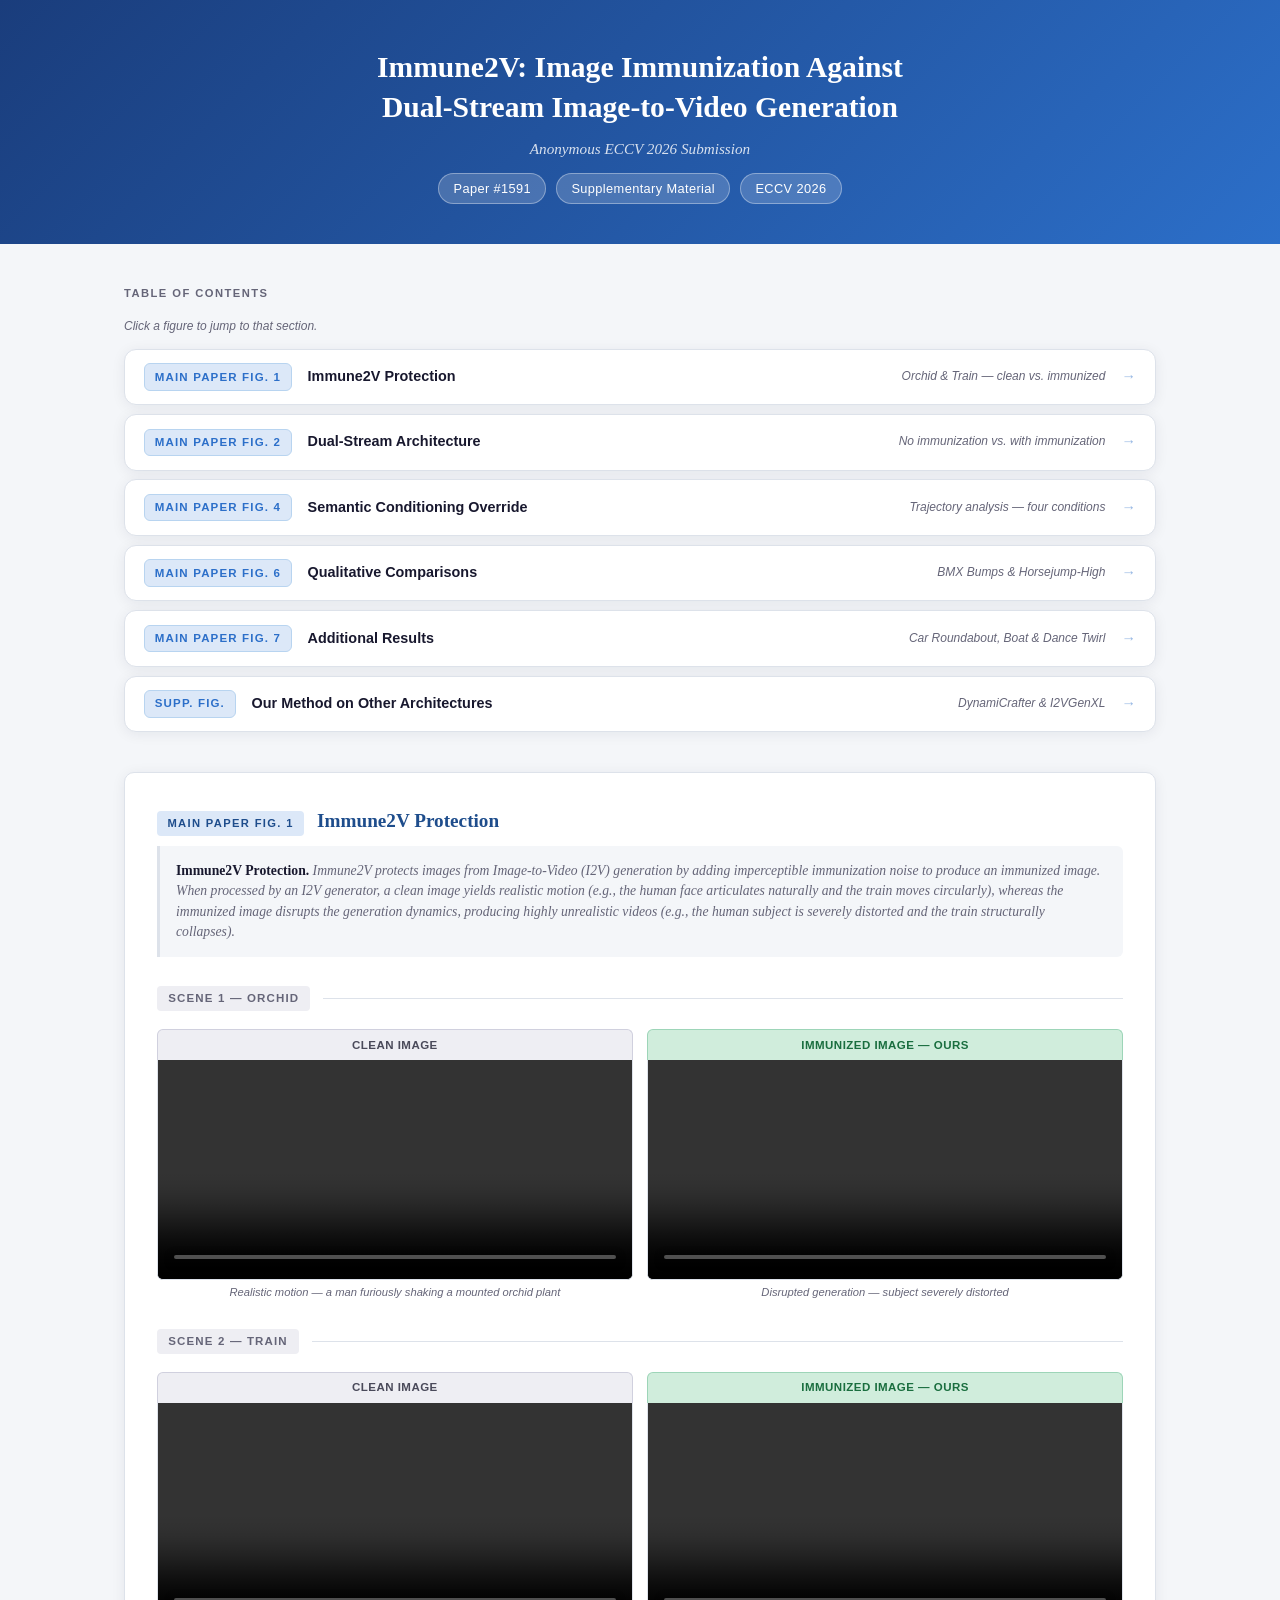
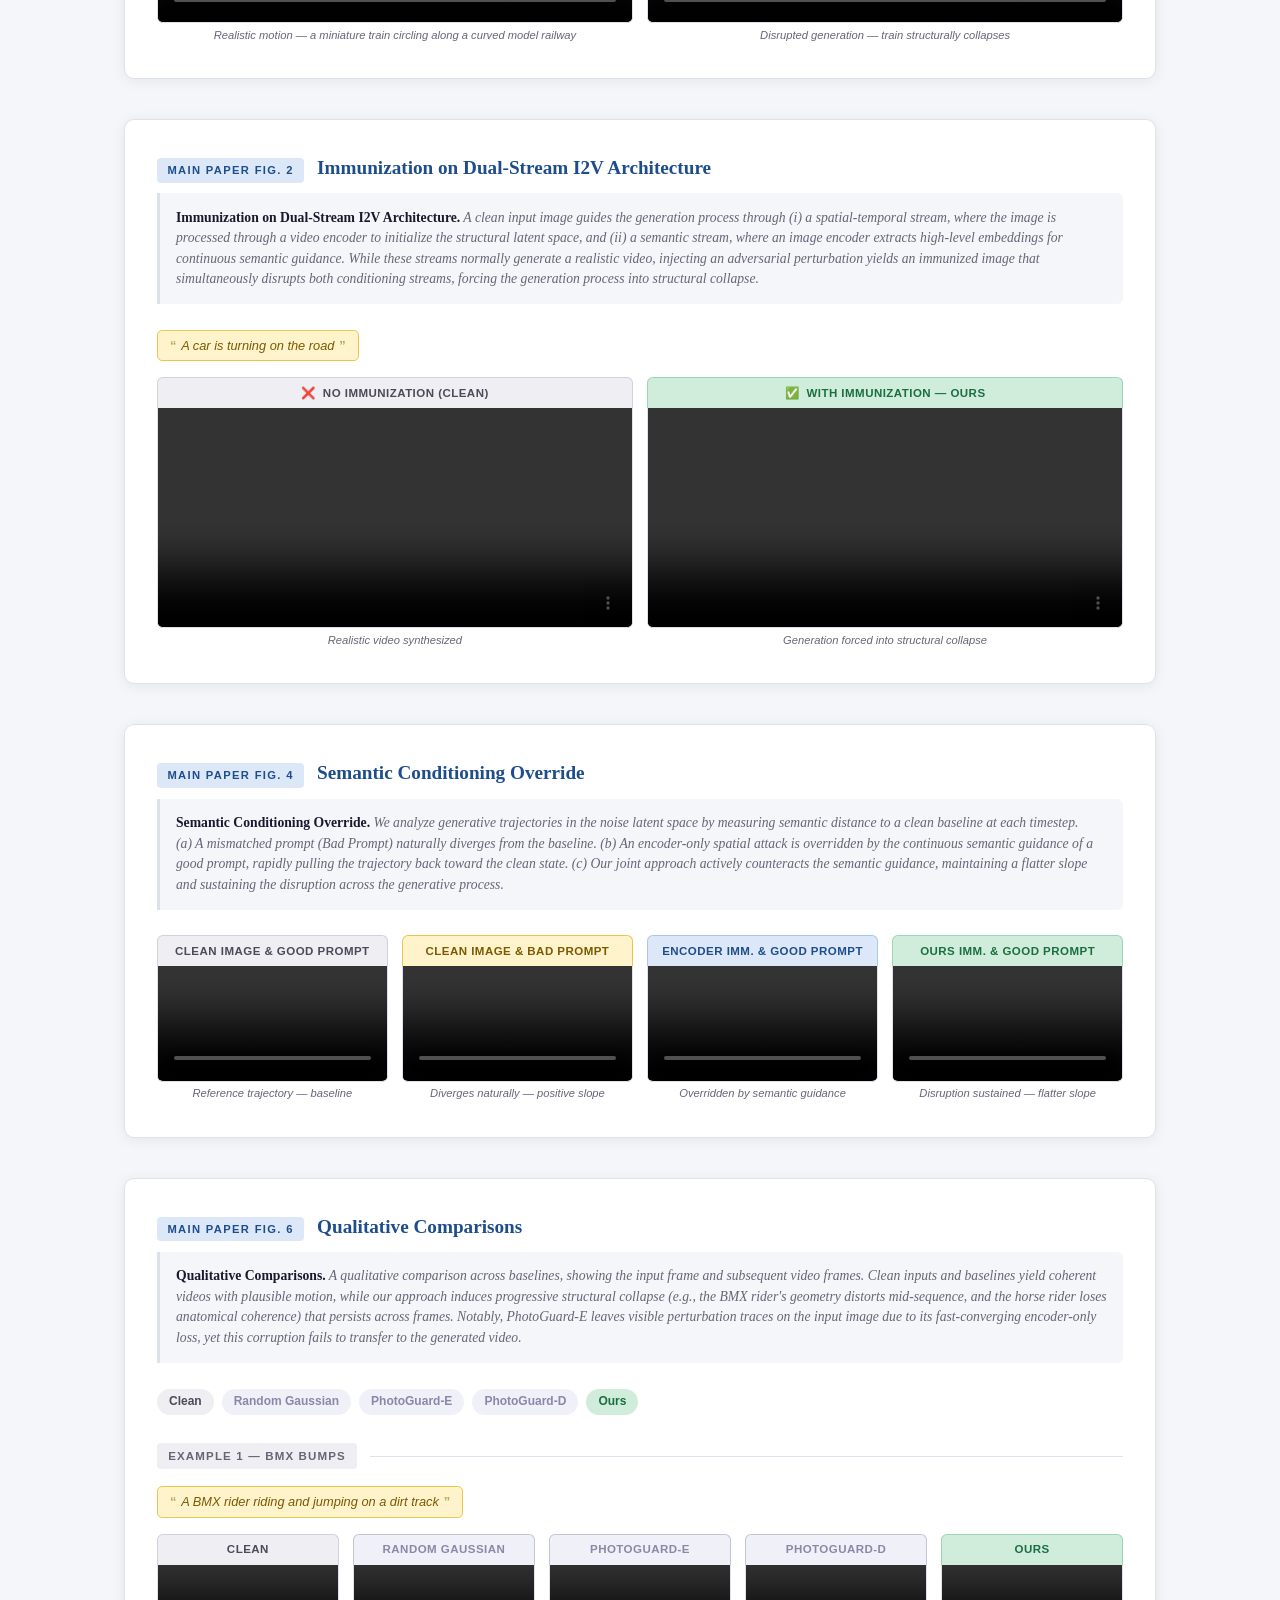
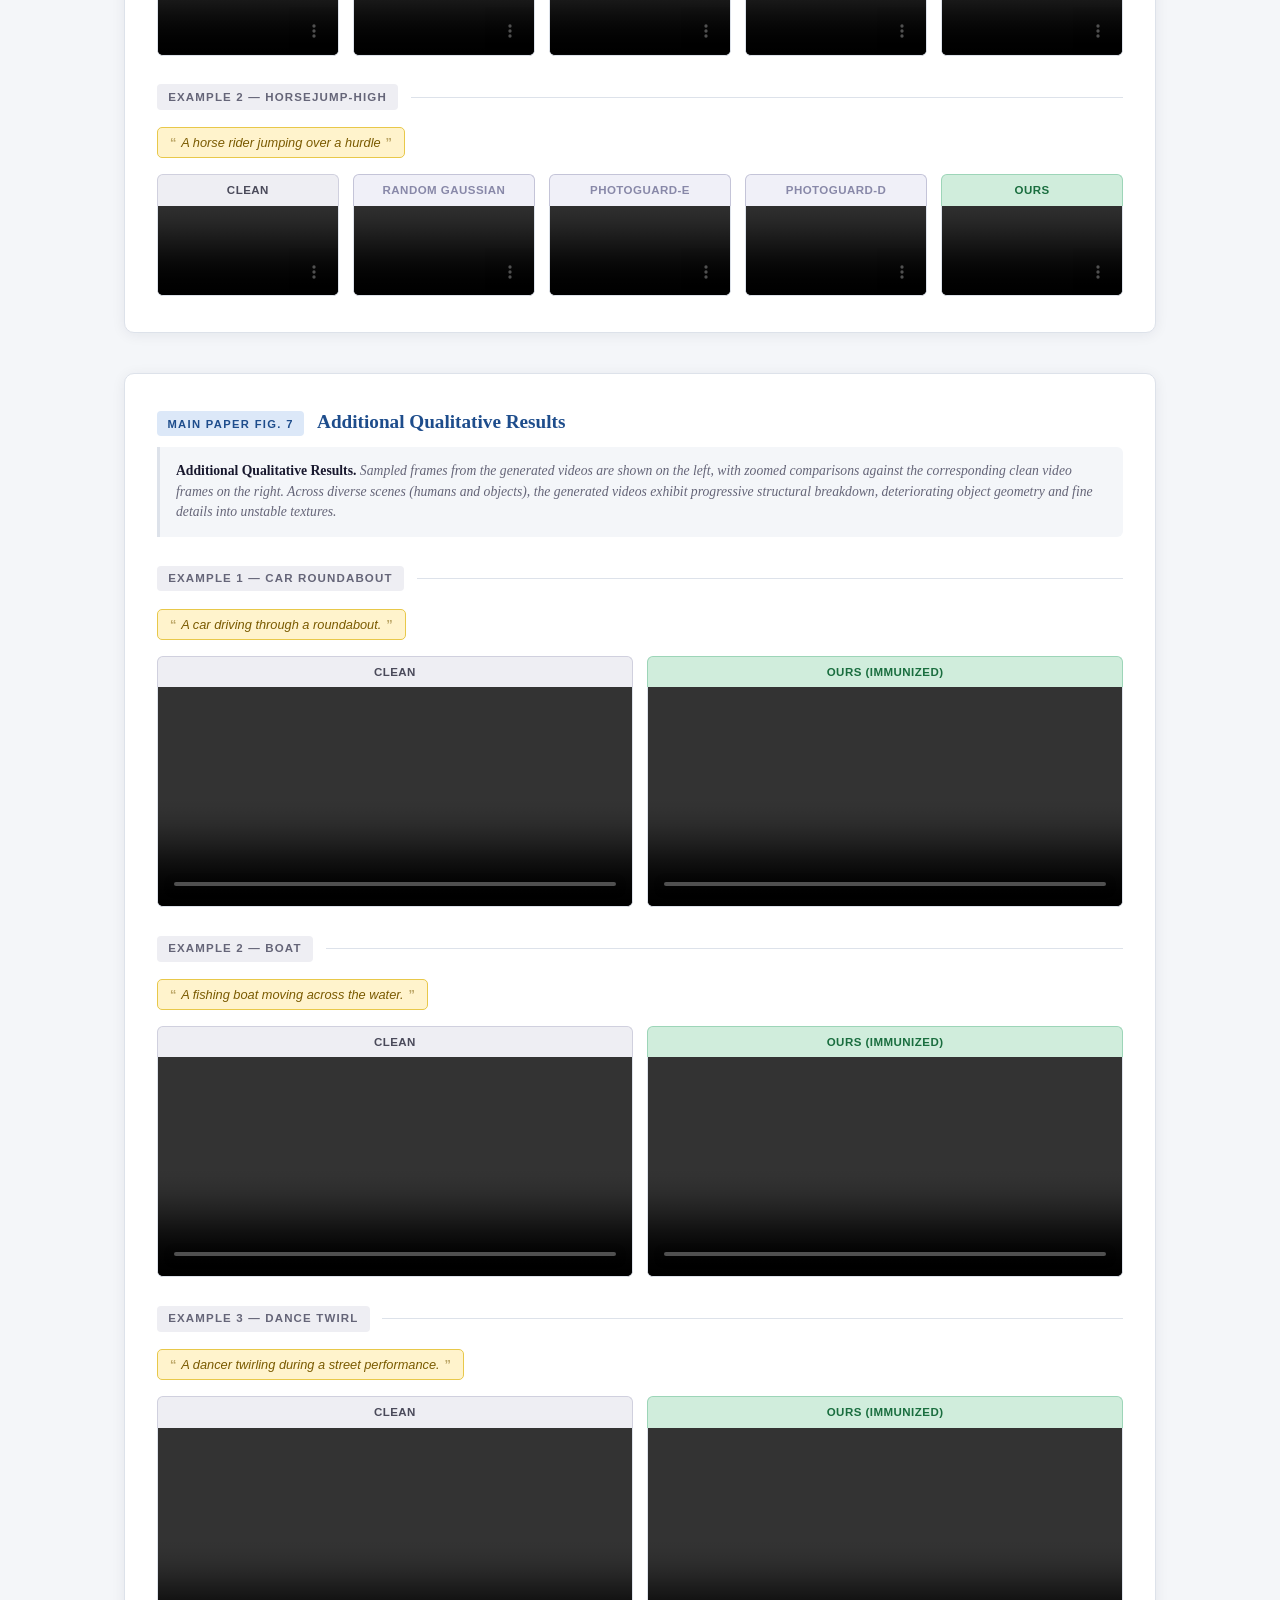
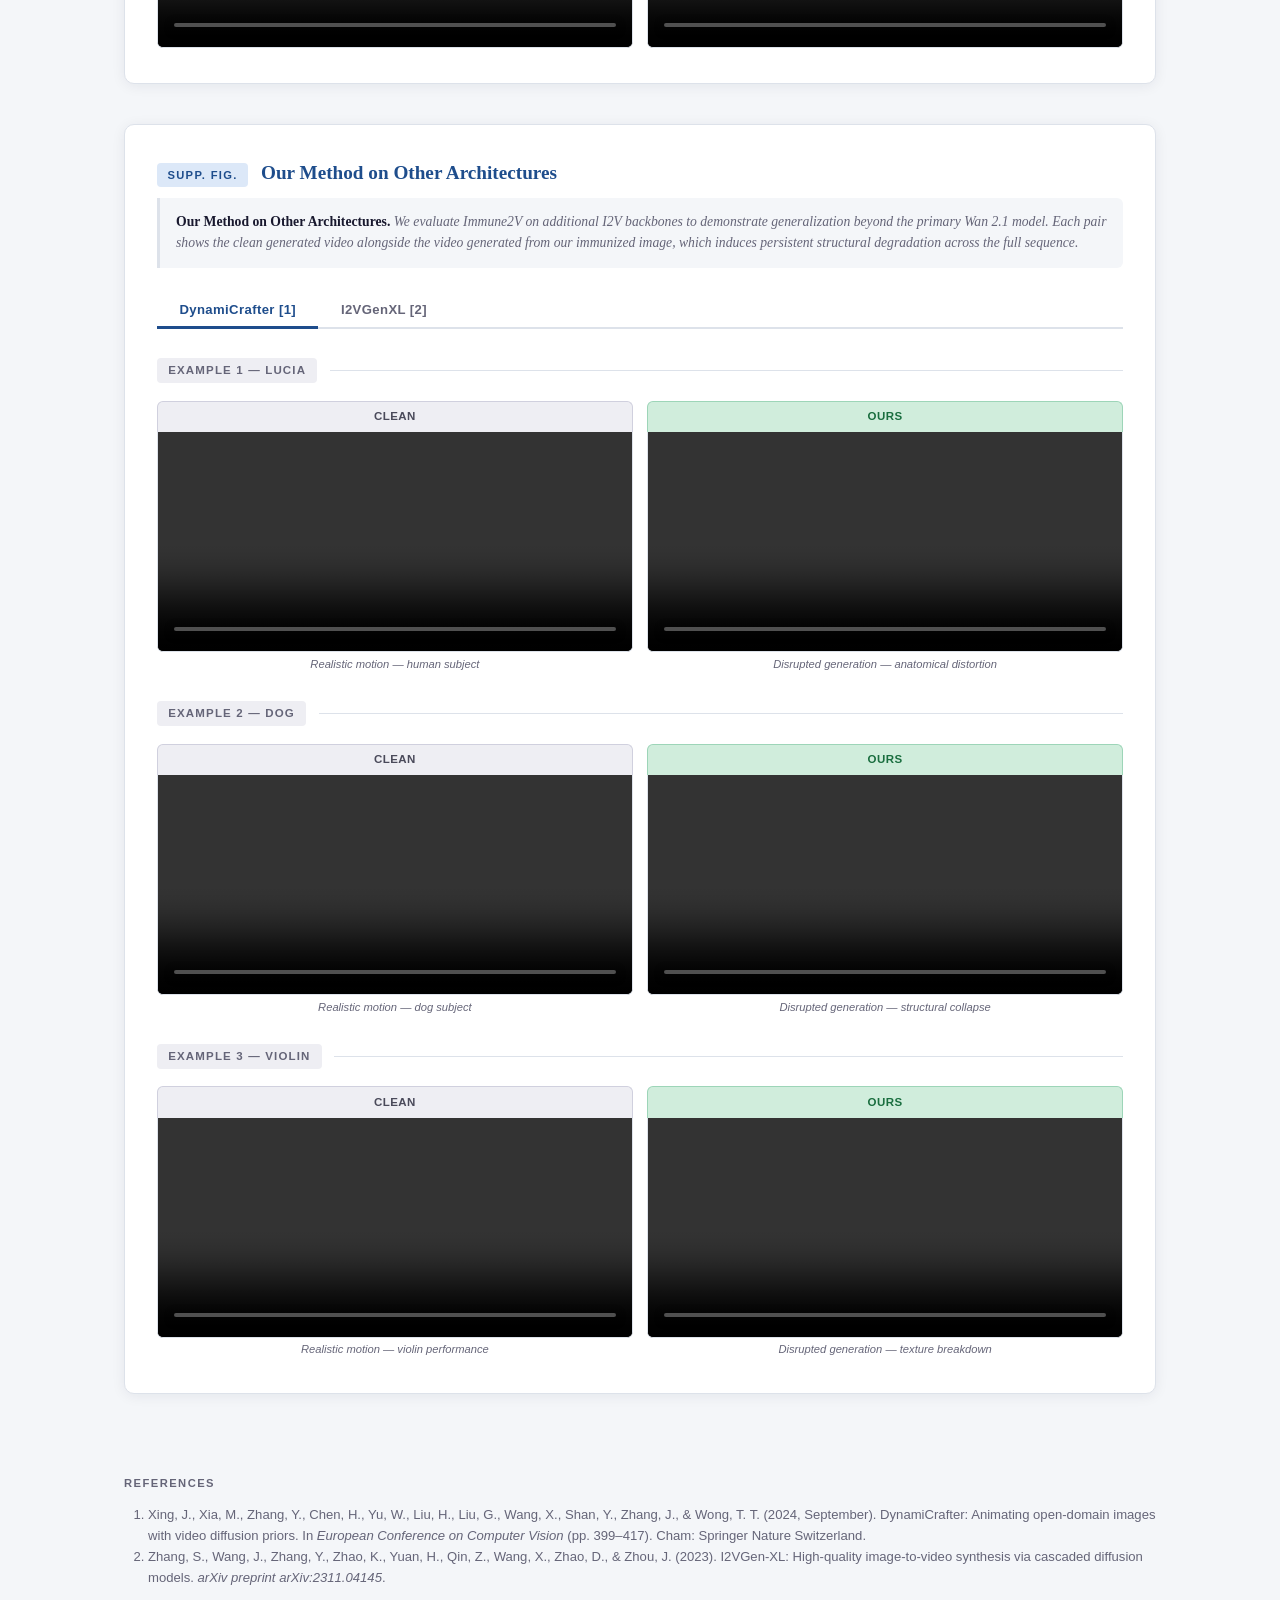
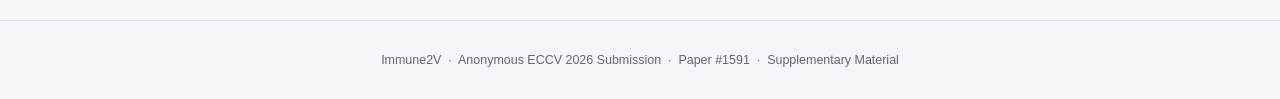
<file: supplementary.html>
<!DOCTYPE html>
<html lang="en">
<head>
  <meta charset="UTF-8">
  <meta name="viewport" content="width=device-width, initial-scale=1.0">
  <title>Immune2V — Supplementary Material</title>
  <style>
    :root {
      --bg: #f4f6f9;
      --surface: #ffffff;
      --border: #dde2ea;
      --accent: #1e4d8c;
      --accent-mid: #2c6fc9;
      --accent-light: #dce8f8;
      --green: #1a6e3f;
      --green-light: #d0eddc;
      --gray-label: #4a4a5a;
      --gray-light: #eeeef3;
      --amber: #7a5a00;
      --amber-light: #fff3cc;
      --ph-bg: #f0f0f8;
      --ph-border: #c4c4d8;
      --text: #18182e;
      --text-muted: #656578;
      --shadow: 0 2px 14px rgba(20,30,60,0.07);
      --radius: 10px;
    }

    *, *::before, *::after { box-sizing: border-box; margin: 0; padding: 0; }
    html { scroll-behavior: smooth; }

    body {
      font-family: 'Georgia', 'Times New Roman', serif;
      background: var(--bg);
      color: var(--text);
      line-height: 1.65;
      font-size: 15px;
    }

    /* ── Header ─────────────────────────────────────────── */
    .site-header {
      background: linear-gradient(135deg, #1a3d7c 0%, #2c6fc9 100%);
      color: #fff;
      padding: 3rem 2rem 2.5rem;
      text-align: center;
    }
    .site-header h1 {
      font-size: 1.85rem;
      font-weight: bold;
      line-height: 1.35;
      max-width: 720px;
      margin: 0 auto 0.5rem;
    }
    .site-header .subtitle {
      font-size: 0.95rem;
      opacity: 0.82;
      font-style: italic;
      margin-bottom: 0.75rem;
    }
    .site-header .badges {
      display: flex;
      gap: 0.6rem;
      justify-content: center;
      flex-wrap: wrap;
    }
    .badge {
      display: inline-block;
      background: rgba(255,255,255,0.18);
      border: 1px solid rgba(255,255,255,0.35);
      padding: 0.25rem 0.9rem;
      border-radius: 20px;
      font-size: 0.8rem;
      font-family: 'Helvetica Neue', Arial, sans-serif;
      letter-spacing: 0.03em;
    }

    /* ── Table of Contents ───────────────────────────────── */
    .toc-section {
      margin-bottom: 2.5rem;
    }
    .toc-section > h2 {
      font-family: 'Helvetica Neue', Arial, sans-serif;
      font-size: 0.7rem;
      font-weight: 700;
      text-transform: uppercase;
      letter-spacing: 0.13em;
      color: var(--text-muted);
      margin-bottom: 0.9rem;
    }
    .toc-hint {
      font-family: 'Helvetica Neue', Arial, sans-serif;
      font-size: 0.75rem;
      color: var(--text-muted);
      font-style: italic;
      margin-bottom: 0.75rem;
    }
    .toc-grid {
      display: flex;
      flex-direction: column;
      gap: 0.55rem;
    }
    .toc-card {
      display: flex;
      align-items: center;
      gap: 1rem;
      padding: 0.85rem 1.2rem;
      background: var(--surface);
      border: 1.5px solid var(--border);
      border-radius: 12px;
      text-decoration: none;
      color: var(--text);
      box-shadow: var(--shadow);
      transition: border-color 0.15s, background 0.15s, transform 0.12s, box-shadow 0.15s;
      cursor: pointer;
    }
    .toc-card:hover {
      border-color: var(--accent-mid);
      background: var(--accent-light);
      transform: translateX(4px);
      box-shadow: 0 4px 16px rgba(30,77,140,0.11);
    }
    .toc-card:active { transform: translateX(2px); }
    .toc-card .tc-num {
      font-family: 'Helvetica Neue', Arial, sans-serif;
      font-size: 0.72rem;
      font-weight: 700;
      text-transform: uppercase;
      letter-spacing: 0.1em;
      color: var(--accent-mid);
      background: var(--accent-light);
      border: 1px solid #b8d4f0;
      border-radius: 6px;
      padding: 0.2rem 0.6rem;
      white-space: nowrap;
      flex-shrink: 0;
    }
    .toc-card .tc-title {
      font-family: 'Helvetica Neue', Arial, sans-serif;
      font-size: 0.9rem;
      font-weight: 700;
      color: var(--text);
      flex: 1;
    }
    .toc-card .tc-desc {
      font-family: 'Helvetica Neue', Arial, sans-serif;
      font-size: 0.75rem;
      color: var(--text-muted);
      font-style: italic;
    }
    .toc-card .tc-arrow {
      font-size: 0.9rem;
      color: var(--accent-mid);
      opacity: 0.5;
      flex-shrink: 0;
      transition: opacity 0.15s, transform 0.15s;
    }
    .toc-card:hover .tc-arrow {
      opacity: 1;
      transform: translateX(3px);
    }

    /* ── Layout ──────────────────────────────────────────── */
    .container {
      max-width: 1080px;
      margin: 0 auto;
      padding: 2.5rem 1.5rem;
    }

    /* ── Section card ────────────────────────────────────── */
    .fig-section {
      background: var(--surface);
      border: 1px solid var(--border);
      border-radius: var(--radius);
      padding: 2rem 2rem 2.2rem;
      margin-bottom: 2.5rem;
      box-shadow: var(--shadow);
      scroll-margin-top: 20px;
    }
    .section-head {
      display: flex;
      align-items: baseline;
      gap: 0.8rem;
      margin-bottom: 0.6rem;
    }
    .fig-num {
      font-family: 'Helvetica Neue', Arial, sans-serif;
      font-size: 0.7rem;
      font-weight: 700;
      text-transform: uppercase;
      letter-spacing: 0.12em;
      background: var(--accent-light);
      color: var(--accent);
      padding: 0.2rem 0.65rem;
      border-radius: 4px;
      white-space: nowrap;
    }
    .fig-section h2 { font-size: 1.2rem; color: var(--accent); }
    .fig-caption {
      font-size: 0.855rem;
      color: var(--text-muted);
      font-style: italic;
      line-height: 1.5;
      margin-bottom: 1.6rem;
      padding: 0.9rem 1rem;
      background: var(--bg);
      border-left: 3px solid var(--border);
      border-radius: 0 6px 6px 0;
    }
    .fig-caption strong { font-style: normal; color: var(--text); }

    /* ── Scene divider ───────────────────────────────────── */
    .scene-divider {
      display: flex;
      align-items: center;
      gap: 0.8rem;
      margin: 1.8rem 0 1.1rem;
    }
    .scene-tag {
      font-family: 'Helvetica Neue', Arial, sans-serif;
      font-size: 0.72rem;
      font-weight: 700;
      text-transform: uppercase;
      letter-spacing: 0.1em;
      color: var(--text-muted);
      white-space: nowrap;
      background: var(--gray-light);
      padding: 0.2rem 0.7rem;
      border-radius: 4px;
    }
    .scene-divider hr { flex: 1; border: none; border-top: 1px solid var(--border); }

    /* ── Prompt badge ────────────────────────────────────── */
    .prompt-badge {
      display: inline-flex;
      align-items: center;
      gap: 0.3rem;
      background: var(--amber-light);
      border: 1px solid #e8c84a;
      border-radius: 5px;
      padding: 0.25rem 0.75rem;
      font-size: 0.8rem;
      font-style: italic;
      color: var(--amber);
      margin-bottom: 1rem;
      font-family: 'Helvetica Neue', Arial, sans-serif;
    }
    .prompt-badge::before { content: '\201C'; font-style: normal; font-weight: bold; opacity: 0.5; }
    .prompt-badge::after  { content: '\201D'; font-style: normal; font-weight: bold; opacity: 0.5; }

    /* ── Video grid ──────────────────────────────────────── */
    .video-grid { display: grid; gap: 0.9rem; }
    .cols-2 { grid-template-columns: repeat(2, 1fr); }
    .cols-4 { grid-template-columns: repeat(4, 1fr); }
    .cols-5 { grid-template-columns: repeat(5, 1fr); }

    /* ── Video card ──────────────────────────────────────── */
    .video-card { display: flex; flex-direction: column; }
    .card-label {
      font-family: 'Helvetica Neue', Arial, sans-serif;
      font-size: 0.72rem;
      font-weight: 700;
      text-align: center;
      padding: 0.35rem 0.5rem;
      border-radius: 6px 6px 0 0;
      letter-spacing: 0.04em;
      text-transform: uppercase;
      border: 1px solid transparent;
      border-bottom: none;
    }
    .lbl-clean  { background: var(--gray-light);  color: var(--gray-label); border-color: #d0d0de; }
    .lbl-ours   { background: var(--green-light); color: var(--green);      border-color: #9dd5b8; }
    .lbl-accent { background: var(--accent-light);color: var(--accent);     border-color: #a8c8ef; }
    .lbl-amber  { background: var(--amber-light); color: var(--amber);      border-color: #e8c84a; }
    .lbl-ph     { background: var(--ph-bg);       color: #8888a8;           border-color: var(--ph-border); }

    .video-card video {
      width: 100%;
      display: block;
      background: #000;
      border: 1px solid var(--border);
      border-top: none;
      border-radius: 0 0 6px 6px;
      max-height: 220px;
      object-fit: cover;
    }
    .video-sublabel {
      font-family: 'Helvetica Neue', Arial, sans-serif;
      font-size: 0.7rem;
      text-align: center;
      color: var(--text-muted);
      padding: 0.3rem 0.2rem 0;
      font-style: italic;
      line-height: 1.35;
    }

    /* ── Placeholder card ────────────────────────────────── */
    .ph-card { display: flex; flex-direction: column; }
    .ph-box {
      flex: 1;
      background: var(--ph-bg);
      border: 2px dashed var(--ph-border);
      border-radius: 0 0 6px 6px;
      display: flex;
      flex-direction: column;
      align-items: center;
      justify-content: center;
      min-height: 130px;
      padding: 1rem 0.75rem;
      text-align: center;
    }
    .ph-icon { font-size: 1.6rem; margin-bottom: 0.45rem; opacity: 0.35; line-height: 1; }
    .ph-text {
      font-family: 'Helvetica Neue', Arial, sans-serif;
      font-size: 0.73rem;
      color: #9999b8;
      font-style: italic;
      line-height: 1.4;
    }

    /* ── Footer ──────────────────────────────────────────── */
    /* ── References ─────────────────────────────────────── */
    .references {
      max-width: 1080px;
      margin: 0 auto 2rem;
      padding: 0 1.5rem;
    }
    .references h2 {
      font-family: 'Helvetica Neue', Arial, sans-serif;
      font-size: 0.7rem;
      font-weight: 700;
      text-transform: uppercase;
      letter-spacing: 0.13em;
      color: var(--text-muted);
      margin-bottom: 0.75rem;
    }
    .references ol {
      padding-left: 1.5rem;
    }
    .references li {
      font-family: 'Helvetica Neue', Arial, sans-serif;
      font-size: 0.82rem;
      color: var(--text-muted);
      line-height: 1.6;
    }

    footer {
      text-align: center;
      padding: 1.8rem 2rem;
      font-size: 0.78rem;
      color: var(--text-muted);
      border-top: 1px solid var(--border);
      font-family: 'Helvetica Neue', Arial, sans-serif;
      margin-top: 1rem;
    }

    /* ── Architecture Tabs ───────────────────────────────── */
    .arch-tab-bar {
      display: flex;
      gap: 0;
      border-bottom: 2px solid var(--border);
      margin-bottom: 1.6rem;
    }
    .arch-tab-btn {
      font-family: 'Helvetica Neue', Arial, sans-serif;
      font-size: 0.82rem;
      font-weight: 700;
      letter-spacing: 0.03em;
      padding: 0.55rem 1.4rem;
      background: transparent;
      border: none;
      border-bottom: 3px solid transparent;
      margin-bottom: -2px;
      color: var(--text-muted);
      cursor: pointer;
      transition: color 0.15s, border-color 0.15s;
    }
    .arch-tab-btn:hover { color: var(--accent-mid); }
    .arch-tab-btn.active {
      color: var(--accent);
      border-bottom-color: var(--accent);
    }
    .arch-tab-panel { display: none; }
    .arch-tab-panel.active { display: block; }

    /* ── Responsive ──────────────────────────────────────── */
    @media (max-width: 860px) {
      .cols-5 { grid-template-columns: repeat(3, 1fr); }
    }
    @media (max-width: 640px) {
      .site-header h1 { font-size: 1.35rem; }
      .cols-2 { grid-template-columns: 1fr; }
      .cols-4 { grid-template-columns: repeat(2, 1fr); }
      .cols-5 { grid-template-columns: repeat(2, 1fr); }
      .fig-section { padding: 1.25rem; }
    }
  </style>
</head>
<body>

<!-- ═══════════ HEADER ═══════════ -->
<header class="site-header">
  <h1>Immune2V: Image Immunization Against<br>Dual-Stream Image-to-Video Generation</h1>
  <p class="subtitle">Anonymous ECCV 2026 Submission</p>
  <div class="badges">
    <span class="badge">Paper #1591</span>
    <span class="badge">Supplementary Material</span>
    <span class="badge">ECCV 2026</span>
  </div>
</header>

<div class="container">

  <!-- ═══════════ TABLE OF CONTENTS ═══════════ -->
  <nav class="toc-section">
    <h2>Table of Contents</h2>
    <p class="toc-hint">Click a figure to jump to that section.</p>
    <div class="toc-grid">
      <a class="toc-card" href="#fig1">
        <span class="tc-num">Main Paper Fig. 1</span>
        <span class="tc-title">Immune2V Protection</span>
        <span class="tc-desc">Orchid &amp; Train — clean vs. immunized</span>
        <span class="tc-arrow">&#8594;</span>
      </a>
      <a class="toc-card" href="#fig2">
        <span class="tc-num">Main Paper Fig. 2</span>
        <span class="tc-title">Dual-Stream Architecture</span>
        <span class="tc-desc">No immunization vs. with immunization</span>
        <span class="tc-arrow">&#8594;</span>
      </a>
      <a class="toc-card" href="#fig4">
        <span class="tc-num">Main Paper Fig. 4</span>
        <span class="tc-title">Semantic Conditioning Override</span>
        <span class="tc-desc">Trajectory analysis — four conditions</span>
        <span class="tc-arrow">&#8594;</span>
      </a>
      <a class="toc-card" href="#fig6">
        <span class="tc-num">Main Paper Fig. 6</span>
        <span class="tc-title">Qualitative Comparisons</span>
        <span class="tc-desc">BMX Bumps &amp; Horsejump-High</span>
        <span class="tc-arrow">&#8594;</span>
      </a>
      <a class="toc-card" href="#fig7">
        <span class="tc-num">Main Paper Fig. 7</span>
        <span class="tc-title">Additional Results</span>
        <span class="tc-desc">Car Roundabout, Boat &amp; Dance Twirl</span>
        <span class="tc-arrow">&#8594;</span>
      </a>
      <a class="toc-card" href="#fig-dc">
        <span class="tc-num">Supp. Fig.</span>
        <span class="tc-title">Our Method on Other Architectures</span>
        <span class="tc-desc">DynamiCrafter &amp; I2VGenXL</span>
        <span class="tc-arrow">&#8594;</span>
      </a>
    </div>
  </nav>

  <!-- ═══════════ FIGURE 1 ═══════════ -->
  <section class="fig-section" id="fig1">
    <div class="section-head">
      <span class="fig-num">Main Paper Fig. 1</span>
      <h2>Immune2V Protection</h2>
    </div>
    <p class="fig-caption">
      <strong>Immune2V Protection.</strong>
      Immune2V protects images from Image-to-Video (I2V) generation by adding imperceptible
      immunization noise to produce an immunized image. When processed by an I2V generator,
      a clean image yields realistic motion (<em>e.g.</em>, the human face articulates naturally
      and the train moves circularly), whereas the immunized image disrupts the generation dynamics,
      producing highly unrealistic videos (<em>e.g.</em>, the human subject is severely distorted
      and the train structurally collapses).
    </p>

    <div class="scene-divider">
      <span class="scene-tag">Scene 1 &mdash; Orchid</span><hr>
    </div>
    <div class="video-grid cols-2" data-sync-group>
      <div class="video-card">
        <div class="card-label lbl-clean">Clean Image</div>
        <video muted loop playsinline controls>
          <source src="videos/fig1/ex1-orchid-original.mp4" type="video/mp4">
        </video>
        <div class="video-sublabel">Realistic motion &mdash; a man furiously shaking a mounted orchid plant</div>
      </div>
      <div class="video-card">
        <div class="card-label lbl-ours">Immunized Image &mdash; Ours</div>
        <video muted loop playsinline controls>
          <source src="videos/fig1/ex1-orchid-ours.mp4" type="video/mp4">
        </video>
        <div class="video-sublabel">Disrupted generation &mdash; subject severely distorted</div>
      </div>
    </div>

    <div class="scene-divider">
      <span class="scene-tag">Scene 2 &mdash; Train</span><hr>
    </div>
    <div class="video-grid cols-2" data-sync-group>
      <div class="video-card">
        <div class="card-label lbl-clean">Clean Image</div>
        <video muted loop playsinline controls>
          <source src="videos/fig1/ex2-train-original.mp4" type="video/mp4">
        </video>
        <div class="video-sublabel">Realistic motion &mdash; a miniature train circling along a curved model railway</div>
      </div>
      <div class="video-card">
        <div class="card-label lbl-ours">Immunized Image &mdash; Ours</div>
        <video muted loop playsinline controls>
          <source src="videos/fig1/ex2-train-ours.mp4" type="video/mp4">
        </video>
        <div class="video-sublabel">Disrupted generation &mdash; train structurally collapses</div>
      </div>
    </div>
  </section>


  <!-- ═══════════ FIGURE 2 ═══════════ -->
  <section class="fig-section" id="fig2">
    <div class="section-head">
      <span class="fig-num">Main Paper Fig. 2</span>
      <h2>Immunization on Dual-Stream I2V Architecture</h2>
    </div>
    <p class="fig-caption">
      <strong>Immunization on Dual-Stream I2V Architecture.</strong>
      A clean input image guides the generation process through (i) a <em>spatial-temporal stream</em>,
      where the image is processed through a video encoder to initialize the structural latent space,
      and (ii) a <em>semantic stream</em>, where an image encoder extracts high-level embeddings for
      continuous semantic guidance. While these streams normally generate a realistic video,
      injecting an adversarial perturbation yields an immunized image that simultaneously disrupts
      both conditioning streams, forcing the generation process into structural collapse.
    </p>
    <div class="prompt-badge">A car is turning on the road</div>
    <div class="video-grid cols-2" data-sync-group>
      <div class="video-card">
        <div class="card-label lbl-clean">&#x274C;&nbsp; No Immunization (Clean)</div>
        <video muted loop playsinline controls>
          <source src="videos/fig2/car-turn-original.mp4" type="video/mp4">
        </video>
        <div class="video-sublabel">Realistic video synthesized</div>
      </div>
      <div class="video-card">
        <div class="card-label lbl-ours">&#x2705;&nbsp; With Immunization &mdash; Ours</div>
        <video muted loop playsinline controls>
          <source src="videos/fig2/car-turn-ours.mp4" type="video/mp4">
        </video>
        <div class="video-sublabel">Generation forced into structural collapse</div>
      </div>
    </div>
  </section>


  <!-- ═══════════ FIGURE 4 ═══════════ -->
  <section class="fig-section" id="fig4">
    <div class="section-head">
      <span class="fig-num">Main Paper Fig. 4</span>
      <h2>Semantic Conditioning Override</h2>
    </div>
    <p class="fig-caption">
      <strong>Semantic Conditioning Override.</strong>
      We analyze generative trajectories in the noise latent space by measuring semantic distance
      to a clean baseline at each timestep.
      (a)&nbsp;A mismatched prompt (Bad Prompt) naturally diverges from the baseline.
      (b)&nbsp;An encoder-only spatial attack is overridden by the continuous semantic guidance
      of a good prompt, rapidly pulling the trajectory back toward the clean state.
      (c)&nbsp;Our joint approach actively counteracts the semantic guidance, maintaining a flatter
      slope and sustaining the disruption across the generative process.
    </p>
    <div class="video-grid cols-4" data-sync-group>
      <div class="video-card">
        <div class="card-label lbl-clean">Clean Image &amp; Good Prompt</div>
        <video muted loop playsinline controls>
          <source src="videos/fig4/clean-good-prompt.mp4" type="video/mp4">
        </video>
        <div class="video-sublabel">Reference trajectory &mdash; baseline</div>
      </div>
      <div class="video-card">
        <div class="card-label lbl-amber">Clean Image &amp; Bad Prompt</div>
        <video muted loop playsinline controls>
          <source src="videos/fig4/clean-bad-prompt.mp4" type="video/mp4">
        </video>
        <div class="video-sublabel">Diverges naturally &mdash; positive slope</div>
      </div>
      <div class="video-card">
        <div class="card-label lbl-accent">Encoder Imm. &amp; Good Prompt</div>
        <video muted loop playsinline controls>
          <source src="videos/fig4/encoder-ours-good-prompt.mp4" type="video/mp4">
        </video>
        <div class="video-sublabel">Overridden by semantic guidance</div>
      </div>
      <div class="video-card">
        <div class="card-label lbl-ours">Ours Imm. &amp; Good Prompt</div>
        <video muted loop playsinline controls>
          <source src="videos/fig4/ours-good-prompt.mp4" type="video/mp4">
        </video>
        <div class="video-sublabel">Disruption sustained &mdash; flatter slope</div>
      </div>
    </div>
  </section>


  <!-- ═══════════ FIGURE 6 ═══════════ -->
  <section class="fig-section" id="fig6">
    <div class="section-head">
      <span class="fig-num">Main Paper Fig. 6</span>
      <h2>Qualitative Comparisons</h2>
    </div>
    <p class="fig-caption">
      <strong>Qualitative Comparisons.</strong>
      A qualitative comparison across baselines, showing the input frame and subsequent video frames.
      Clean inputs and baselines yield coherent videos with plausible motion, while our approach
      induces progressive structural collapse (<em>e.g.</em>, the BMX rider's geometry distorts
      mid-sequence, and the horse rider loses anatomical coherence) that persists across frames.
      Notably, PhotoGuard-E leaves visible perturbation traces on the input image due to its
      fast-converging encoder-only loss, yet this corruption fails to transfer to the generated video.
    </p>

    <div style="display:flex;flex-wrap:wrap;gap:0.5rem;margin-bottom:1.4rem;font-family:'Helvetica Neue',Arial,sans-serif;font-size:0.75rem;">
      <span style="background:var(--gray-light);color:var(--gray-label);padding:0.2rem 0.75rem;border-radius:20px;font-weight:700;">Clean</span>
      <span style="background:var(--ph-bg);color:#8888a8;padding:0.2rem 0.75rem;border-radius:20px;font-weight:700;">Random Gaussian</span>
      <span style="background:var(--ph-bg);color:#8888a8;padding:0.2rem 0.75rem;border-radius:20px;font-weight:700;">PhotoGuard-E</span>
      <span style="background:var(--ph-bg);color:#8888a8;padding:0.2rem 0.75rem;border-radius:20px;font-weight:700;">PhotoGuard-D</span>
      <span style="background:var(--green-light);color:var(--green);padding:0.2rem 0.75rem;border-radius:20px;font-weight:700;">Ours</span>
    </div>

    <div class="scene-divider">
      <span class="scene-tag">Example 1 &mdash; BMX Bumps</span><hr>
    </div>
    <div class="prompt-badge">A BMX rider riding and jumping on a dirt track</div>
    <div class="video-grid cols-5" data-sync-group>
      <div class="video-card">
        <div class="card-label lbl-clean">Clean</div>
        <video muted loop playsinline controls>
          <source src="videos/fig6/ex1-bmx-bumps-original.mp4" type="video/mp4">
        </video>
      </div>
      <div class="video-card">
        <div class="card-label lbl-ph">Random Gaussian</div>
        <video muted loop playsinline controls>
          <source src="videos/fig6/ex1-bmx-bumps-random-gaussian.mp4" type="video/mp4">
        </video>
      </div>
      <div class="video-card">
        <div class="card-label lbl-ph">PhotoGuard-E</div>
        <video muted loop playsinline controls>
          <source src="videos/fig6/ex1-bmx-bumps-photoguard-e.mp4" type="video/mp4">
        </video>
      </div>
      <div class="video-card">
        <div class="card-label lbl-ph">PhotoGuard-D</div>
        <video muted loop playsinline controls>
          <source src="videos/fig6/ex1-bmx-bumps-photoguard-d.mp4" type="video/mp4">
        </video>
      </div>
      <div class="video-card">
        <div class="card-label lbl-ours">Ours</div>
        <video muted loop playsinline controls>
          <source src="videos/fig6/ex1-bmx-bumps-ours.mp4" type="video/mp4">
        </video>
      </div>
    </div>

    <div class="scene-divider">
      <span class="scene-tag">Example 2 &mdash; Horsejump-High</span><hr>
    </div>
    <div class="prompt-badge">A horse rider jumping over a hurdle</div>
    <div class="video-grid cols-5" data-sync-group>
      <div class="video-card">
        <div class="card-label lbl-clean">Clean</div>
        <video muted loop playsinline controls>
          <source src="videos/fig6/ex2-horsejump-original.mp4" type="video/mp4">
        </video>
      </div>
      <div class="video-card">
        <div class="card-label lbl-ph">Random Gaussian</div>
        <video muted loop playsinline controls>
          <source src="videos/fig6/ex2-horsejump-random-gaussian.mp4" type="video/mp4">
        </video>
      </div>
      <div class="video-card">
        <div class="card-label lbl-ph">PhotoGuard-E</div>
        <video muted loop playsinline controls>
          <source src="videos/fig6/ex2-horsejump-photoguard-e.mp4" type="video/mp4">
        </video>
      </div>
      <div class="video-card">
        <div class="card-label lbl-ph">PhotoGuard-D</div>
        <video muted loop playsinline controls>
          <source src="videos/fig6/ex2-horsejump-photoguard-d.mp4" type="video/mp4">
        </video>
      </div>
      <div class="video-card">
        <div class="card-label lbl-ours">Ours</div>
        <video muted loop playsinline controls>
          <source src="videos/fig6/ex2-horsejump-ours.mp4" type="video/mp4">
        </video>
      </div>
    </div>
  </section>


  <!-- ═══════════ FIGURE 7 ═══════════ -->
  <section class="fig-section" id="fig7">
    <div class="section-head">
      <span class="fig-num">Main Paper Fig. 7</span>
      <h2>Additional Qualitative Results</h2>
    </div>
    <p class="fig-caption">
      <strong>Additional Qualitative Results.</strong>
      Sampled frames from the generated videos are shown on the left, with zoomed comparisons
      against the corresponding clean video frames on the right. Across diverse scenes (humans
      and objects), the generated videos exhibit progressive structural breakdown, deteriorating
      object geometry and fine details into unstable textures.
    </p>

    <div class="scene-divider">
      <span class="scene-tag">Example 1 &mdash; Car Roundabout</span><hr>
    </div>
    <div class="prompt-badge">A car driving through a roundabout.</div>
    <div class="video-grid cols-2" data-sync-group>
      <div class="video-card">
        <div class="card-label lbl-clean">Clean</div>
        <video muted loop playsinline controls>
          <source src="videos/fig7/ex1-car-roundabout-original.mp4" type="video/mp4">
        </video>
      </div>
      <div class="video-card">
        <div class="card-label lbl-ours">Ours (Immunized)</div>
        <video muted loop playsinline controls>
          <source src="videos/fig7/ex1-car-roundabout-ours.mp4" type="video/mp4">
        </video>
      </div>
    </div>

    <div class="scene-divider">
      <span class="scene-tag">Example 2 &mdash; Boat</span><hr>
    </div>
    <div class="prompt-badge">A fishing boat moving across the water.</div>
    <div class="video-grid cols-2" data-sync-group>
      <div class="video-card">
        <div class="card-label lbl-clean">Clean</div>
        <video muted loop playsinline controls>
          <source src="videos/fig7/ex2-boat-original.mp4" type="video/mp4">
        </video>
      </div>
      <div class="video-card">
        <div class="card-label lbl-ours">Ours (Immunized)</div>
        <video muted loop playsinline controls>
          <source src="videos/fig7/ex2-boat-ours.mp4" type="video/mp4">
        </video>
      </div>
    </div>

    <div class="scene-divider">
      <span class="scene-tag">Example 3 &mdash; Dance Twirl</span><hr>
    </div>
    <div class="prompt-badge">A dancer twirling during a street performance.</div>
    <div class="video-grid cols-2" data-sync-group>
      <div class="video-card">
        <div class="card-label lbl-clean">Clean</div>
        <video muted loop playsinline controls>
          <source src="videos/fig7/ex3-dance-twirl-original.mp4" type="video/mp4">
        </video>
      </div>
      <div class="video-card">
        <div class="card-label lbl-ours">Ours (Immunized)</div>
        <video muted loop playsinline controls>
          <source src="videos/fig7/ex3-dance-twirl-ours.mp4" type="video/mp4">
        </video>
      </div>
    </div>
  </section>

  <!-- ═══════════ OTHER ARCHITECTURES ═══════════ -->
  <section class="fig-section" id="fig-dc">
    <div class="section-head">
      <span class="fig-num">Supp. Fig.</span>
      <h2>Our Method on Other Architectures</h2>
    </div>
    <p class="fig-caption">
      <strong>Our Method on Other Architectures.</strong>
      We evaluate Immune2V on additional I2V backbones to demonstrate generalization beyond
      the primary Wan 2.1 model. Each pair shows the clean generated video alongside the video
      generated from our immunized image, which induces persistent structural degradation across
      the full sequence.
    </p>

    <!-- Tab bar -->
    <div class="arch-tab-bar" role="tablist">
      <button class="arch-tab-btn active" role="tab" data-panel="panel-dc">DynamiCrafter [1]</button>
      <button class="arch-tab-btn"        role="tab" data-panel="panel-i2v">I2VGenXL [2]</button>
    </div>

    <!-- ── Tab 1: DynamiCrafter ── -->
    <div id="panel-dc" class="arch-tab-panel active">

      <div class="scene-divider">
        <span class="scene-tag">Example 1 &mdash; Lucia</span><hr>
      </div>
      <div class="video-grid cols-2" data-sync-group>
        <div class="video-card">
          <div class="card-label lbl-clean">Clean</div>
          <video muted loop playsinline controls>
            <source src="videos/fig-dc/ex1-lucia-original.mp4" type="video/mp4">
          </video>
          <div class="video-sublabel">Realistic motion &mdash; human subject</div>
        </div>
        <div class="video-card">
          <div class="card-label lbl-ours">Ours</div>
          <video muted loop playsinline controls>
            <source src="videos/fig-dc/ex1-lucia-ours.mp4" type="video/mp4">
          </video>
          <div class="video-sublabel">Disrupted generation &mdash; anatomical distortion</div>
        </div>
      </div>

      <div class="scene-divider">
        <span class="scene-tag">Example 2 &mdash; Dog</span><hr>
      </div>
      <div class="video-grid cols-2" data-sync-group>
        <div class="video-card">
          <div class="card-label lbl-clean">Clean</div>
          <video muted loop playsinline controls>
            <source src="videos/fig-dc/ex2-dog-original.mp4" type="video/mp4">
          </video>
          <div class="video-sublabel">Realistic motion &mdash; dog subject</div>
        </div>
        <div class="video-card">
          <div class="card-label lbl-ours">Ours</div>
          <video muted loop playsinline controls>
            <source src="videos/fig-dc/ex2-dog-ours.mp4" type="video/mp4">
          </video>
          <div class="video-sublabel">Disrupted generation &mdash; structural collapse</div>
        </div>
      </div>

      <div class="scene-divider">
        <span class="scene-tag">Example 3 &mdash; Violin</span><hr>
      </div>
      <div class="video-grid cols-2" data-sync-group>
        <div class="video-card">
          <div class="card-label lbl-clean">Clean</div>
          <video muted loop playsinline controls>
            <source src="videos/fig-dc/ex3-violin-original.mp4" type="video/mp4">
          </video>
          <div class="video-sublabel">Realistic motion &mdash; violin performance</div>
        </div>
        <div class="video-card">
          <div class="card-label lbl-ours">Ours</div>
          <video muted loop playsinline controls>
            <source src="videos/fig-dc/ex3-violin-ours.mp4" type="video/mp4">
          </video>
          <div class="video-sublabel">Disrupted generation &mdash; texture breakdown</div>
        </div>
      </div>

    </div><!-- /panel-dc -->

    <!-- ── Tab 2: I2VGenXL ── -->
    <div id="panel-i2v" class="arch-tab-panel">

      <div class="scene-divider">
        <span class="scene-tag">Example 1 &mdash; Parkour</span><hr>
      </div>
      <div class="video-grid cols-2" data-sync-group>
        <div class="video-card">
          <div class="card-label lbl-clean">Clean</div>
          <video muted loop playsinline controls>
            <source src="videos/fig-i2vgen/parkour-original.mp4" type="video/mp4">
          </video>
          <div class="video-sublabel">Realistic motion &mdash; parkour athlete</div>
        </div>
        <div class="video-card">
          <div class="card-label lbl-ours">Ours</div>
          <video muted loop playsinline controls>
            <source src="videos/fig-i2vgen/parkour-ours.mp4" type="video/mp4">
          </video>
          <div class="video-sublabel">Disrupted generation &mdash; structural degradation</div>
        </div>
      </div>

      <div class="scene-divider">
        <span class="scene-tag">Example 2 &mdash; Swing</span><hr>
      </div>
      <div class="video-grid cols-2" data-sync-group>
        <div class="video-card">
          <div class="card-label lbl-clean">Clean</div>
          <video muted loop playsinline controls>
            <source src="videos/fig-i2vgen/swing-original.mp4" type="video/mp4">
          </video>
          <div class="video-sublabel">Realistic motion &mdash; swing scene</div>
        </div>
        <div class="video-card">
          <div class="card-label lbl-ours">Ours</div>
          <video muted loop playsinline controls>
            <source src="videos/fig-i2vgen/swing-ours.mp4" type="video/mp4">
          </video>
          <div class="video-sublabel">Disrupted generation &mdash; motion collapse</div>
        </div>
      </div>

      <div class="scene-divider">
        <span class="scene-tag">Example 3 &mdash; Tandem</span><hr>
      </div>
      <div class="video-grid cols-2" data-sync-group>
        <div class="video-card">
          <div class="card-label lbl-clean">Clean</div>
          <video muted loop playsinline controls>
            <source src="videos/fig-i2vgen/tandem-original.mp4" type="video/mp4">
          </video>
          <div class="video-sublabel">Realistic motion &mdash; tandem bicycle</div>
        </div>
        <div class="video-card">
          <div class="card-label lbl-ours">Ours</div>
          <video muted loop playsinline controls>
            <source src="videos/fig-i2vgen/tandem-ours.mp4" type="video/mp4">
          </video>
          <div class="video-sublabel">Disrupted generation &mdash; texture breakdown</div>
        </div>
      </div>

    </div><!-- /panel-i2v -->

  </section>

</div><!-- /container -->

<div class="references">
  <h2>References</h2>
  <ol>
    <li>
      Xing, J., Xia, M., Zhang, Y., Chen, H., Yu, W., Liu, H., Liu, G., Wang, X., Shan, Y., Zhang, J., &amp; Wong, T. T. (2024, September).
      DynamiCrafter: Animating open-domain images with video diffusion priors.
      In <em>European Conference on Computer Vision</em> (pp. 399–417). Cham: Springer Nature Switzerland.
    </li>
    <li>
      Zhang, S., Wang, J., Zhang, Y., Zhao, K., Yuan, H., Qin, Z., Wang, X., Zhao, D., &amp; Zhou, J. (2023).
      I2VGen-XL: High-quality image-to-video synthesis via cascaded diffusion models.
      <em>arXiv preprint arXiv:2311.04145</em>.
    </li>
  </ol>
</div>

<footer>
  Immune2V &nbsp;&middot;&nbsp; Anonymous ECCV 2026 Submission &nbsp;&middot;&nbsp; Paper #1591
  &nbsp;&middot;&nbsp; Supplementary Material
</footer>

<script>
  // ── Video sync: wait for all, then start together ────────────────────────
  //
  // Videos in a group have identical frame counts, so starting them at the
  // same moment is sufficient — no ongoing sync loop needed.
  //
  const RATE = 0.75; // slightly slower playback for easier comparison

  document.querySelectorAll('[data-sync-group]').forEach(grid => {
    const videos = Array.from(grid.querySelectorAll('video'));
    if (videos.length < 2) return;

    // Preload everything and set rate
    videos.forEach(v => {
      v.muted        = true;
      v.loop         = true;
      v.preload      = 'auto';
      v.playbackRate = RATE;
    });

    // Promise that resolves once a video has buffered enough to play
    function whenReady(v) {
      return new Promise(resolve => {
        if (v.readyState >= 3) { resolve(); return; }
        v.addEventListener('canplay', resolve, { once: true });
      });
    }

    // Wait for ALL videos in the group, then fire play() in one synchronous pass
    Promise.all(videos.map(whenReady)).then(() => {
      videos.forEach(v => { v.currentTime = 0; v.playbackRate = RATE; });
      videos.forEach(v => v.play().catch(() => {}));
    });
  });

  // ── Architecture tab switching ────────────────────────────────────────────
  document.querySelectorAll('.arch-tab-btn').forEach(btn => {
    btn.addEventListener('click', () => {
      const section = btn.closest('.fig-section');
      const panelId = btn.dataset.panel;

      // Update buttons
      section.querySelectorAll('.arch-tab-btn').forEach(b => b.classList.remove('active'));
      btn.classList.add('active');

      // Update panels
      section.querySelectorAll('.arch-tab-panel').forEach(p => p.classList.remove('active'));
      const panel = document.getElementById(panelId);
      panel.classList.add('active');

      // Sync videos in the newly visible panel
      panel.querySelectorAll('[data-sync-group]').forEach(grid => {
        const videos = Array.from(grid.querySelectorAll('video'));
        if (videos.length < 2) return;
        videos.forEach(v => {
          v.muted = true; v.loop = true; v.preload = 'auto'; v.playbackRate = RATE;
        });
        function whenReady(v) {
          return new Promise(resolve => {
            if (v.readyState >= 3) { resolve(); return; }
            v.addEventListener('canplay', resolve, { once: true });
          });
        }
        Promise.all(videos.map(whenReady)).then(() => {
          videos.forEach(v => { v.currentTime = 0; v.playbackRate = RATE; });
          videos.forEach(v => v.play().catch(() => {}));
        });
      });
    });
  });

</script>

</body>
</html>
</file>
